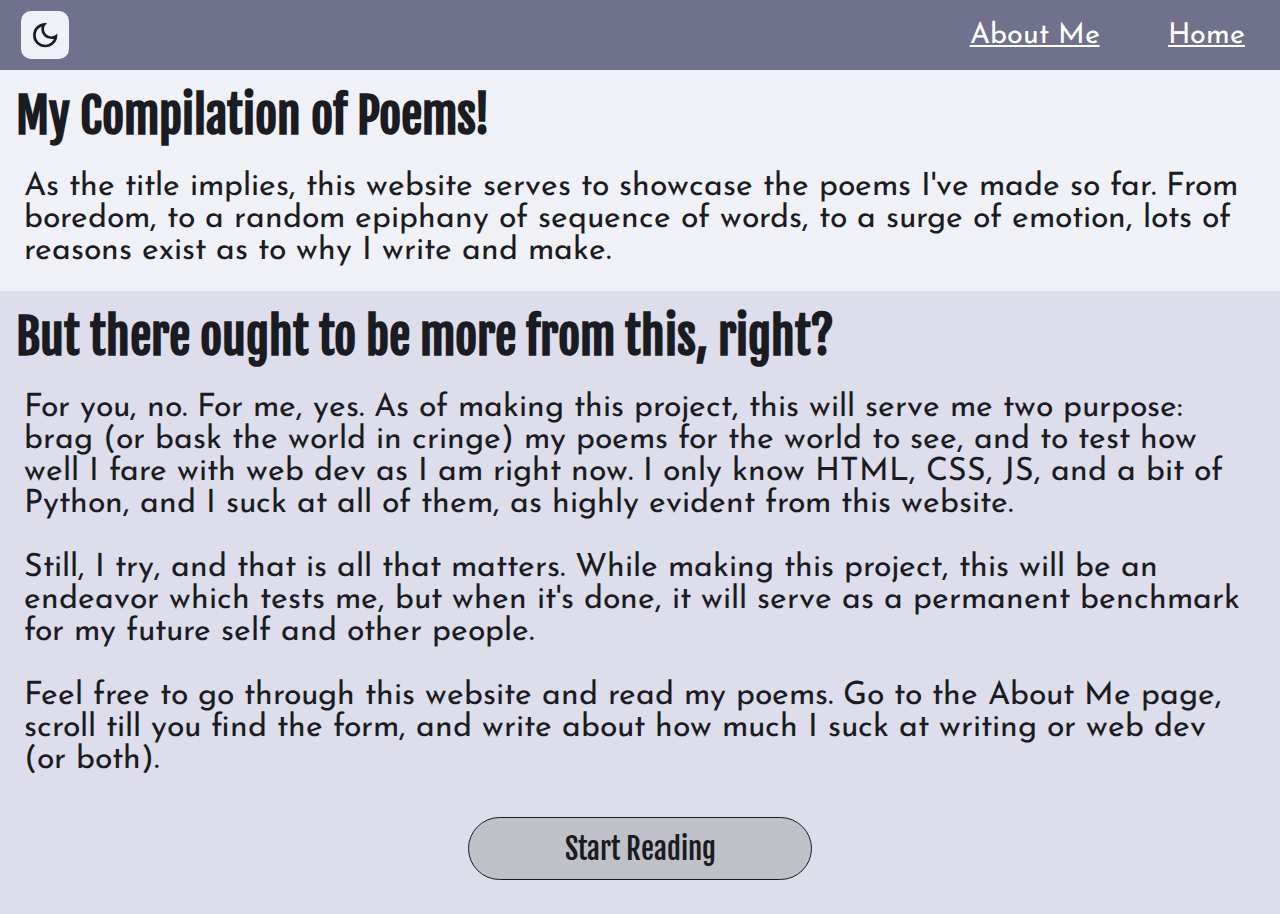
<file: index.html>
<!DOCTYPE html>
<html lang="en">
<head>
  <meta charset="UTF-8">
  <meta http-equiv="X-UA-Compatible" content="IE=Edge">
  <meta name="viewport" content="width=device-width, initial-scale=1">
  <title>Poem Repository</title>
  <link rel="stylesheet" href="style.css">
  <link rel="preconnect" href="https://fonts.googleapis.com">
  <link rel="preconnect" href="https://fonts.gstatic.com" crossorigin>
  <link href="https://fonts.googleapis.com/css2?family=Fjalla+One&family=Josefin+Sans:ital,wght@0,100..700;1,100..700&display=swap" rel="stylesheet">
  <script src="main.js" defer></script>
</head>
<body>
  <!--nav bar-->
  <nav class="navBar">
    <div class="navContain">
      <button id="darkModeBtn"><svg xmlns="http://www.w3.org/2000/svg" viewBox="0 -960 960 960"><path d="M480-120q-150 0-255-105T120-480q0-150 105-255t255-105q14 0 27.5 1t26.5 3q-41 29-65.5 75.5T444-660q0 90 63 153t153 63q55 0 101-24.5t75-65.5q2 13 3 26.5t1 27.5q0 150-105 255T480-120Zm0-80q88 0 158-48.5T740-375q-20 5-40 8t-40 3q-123 0-209.5-86.5T364-660q0-20 3-40t8-40q-78 32-126.5 102T200-480q0 116 82 198t198 82Zm-10-270Z"/></svg></button>
      <a href="aboutme/aboutme.html">About Me</a>
      <a href="index.html">Home</a>
    </div>
  </nav>
  <div class="intro">
    <h1>My Compilation of Poems!</h1>
    <p>As the title implies, this website serves to showcase  the poems I've made so far. From boredom, to a random epiphany of sequence of words, to a surge of emotion, lots of reasons exist as to why I write and make.</p>
  </div>
  <div class="content">
    <h1>But there ought to be more from this, right?</h1>
    <p>For you, no. For me, yes. As of making this project, this will serve me two purpose: brag (or bask the world in cringe) my poems for the world to see, and to test how well I fare with web dev as I am right now. I only know HTML, CSS, JS, and a bit of Python, and I suck at all of them, as highly evident from this website. <br><br> Still, I try, and that is all that matters. While making this project, this will be an endeavor which tests me, but when it's done, it will serve as a permanent benchmark for my future self and other people. <br><br> Feel free to go through this website and read my poems. Go to the About Me page, scroll till you find the form, and write about how much I suck at writing or web dev (or both).</p>
    <a id="read" href="readpoems/readpoems.html">Start Reading</a>
  </div>
</body>
</html>
</file>
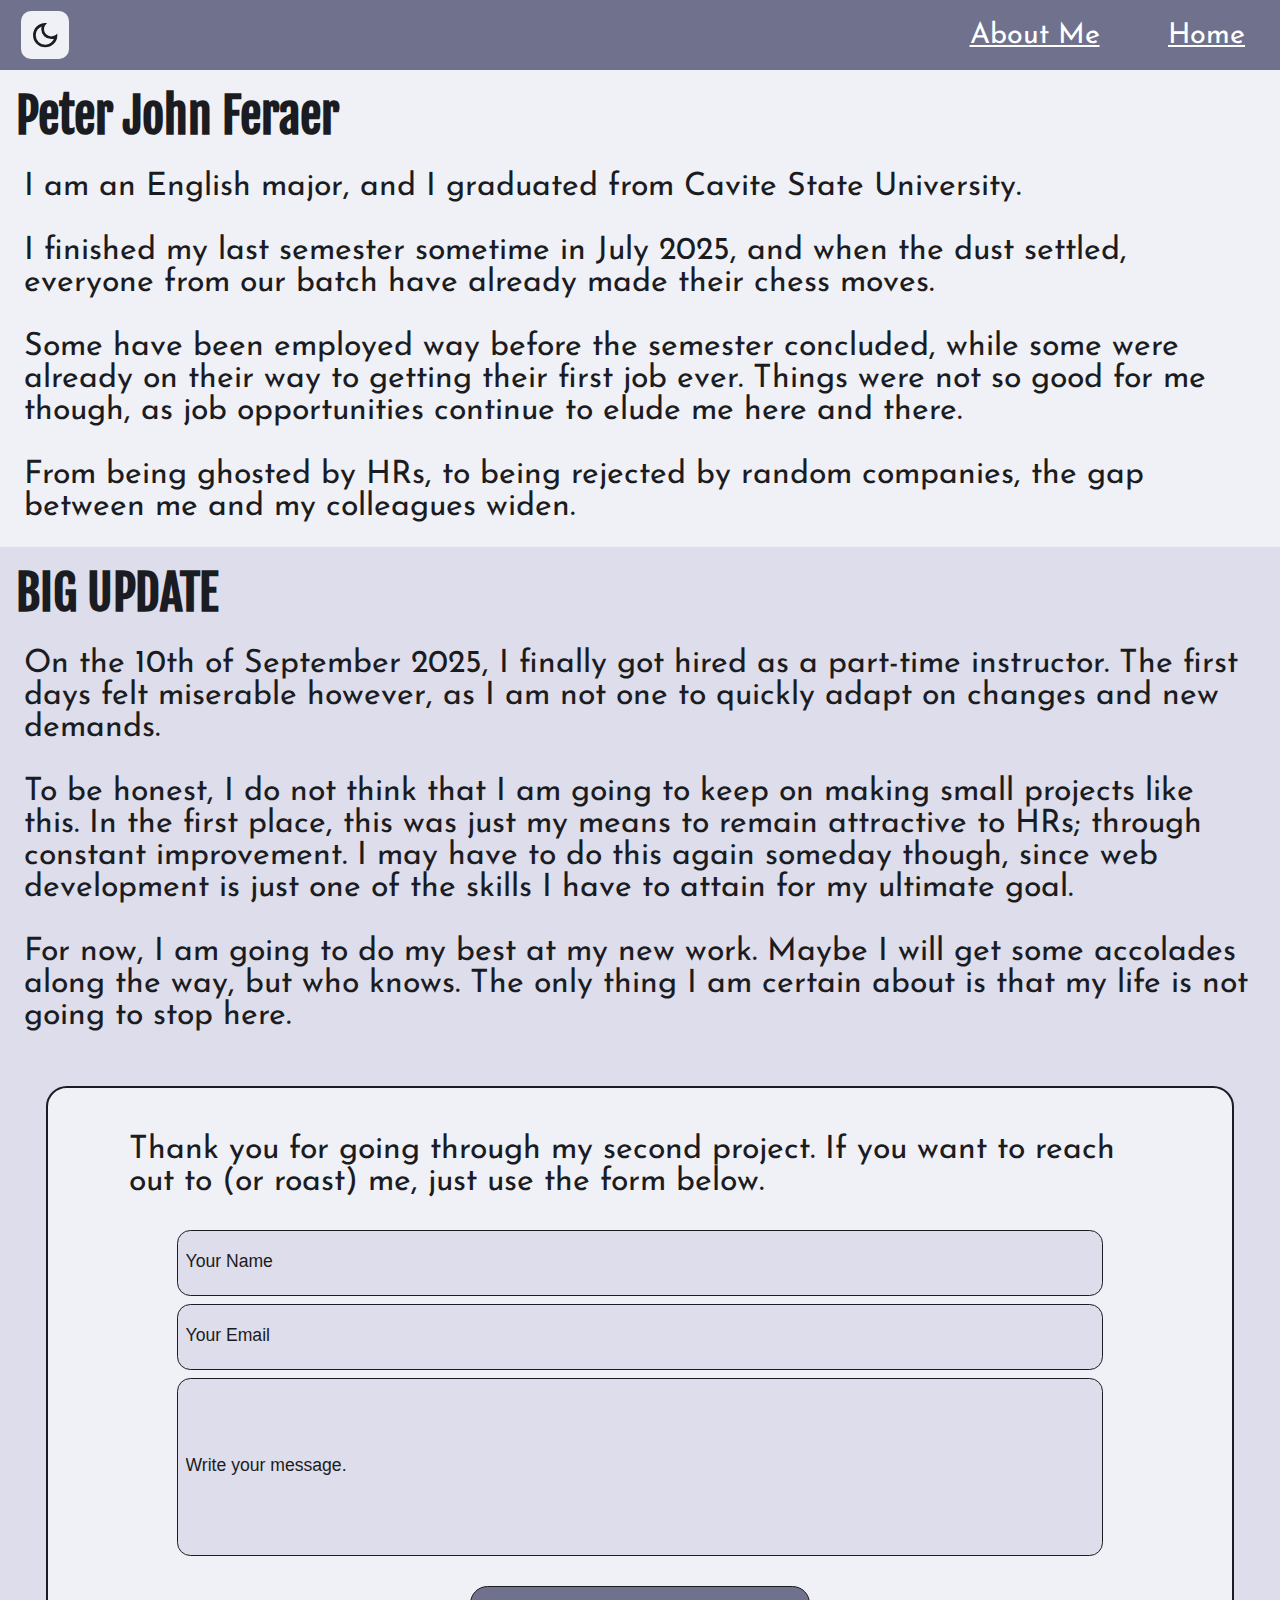
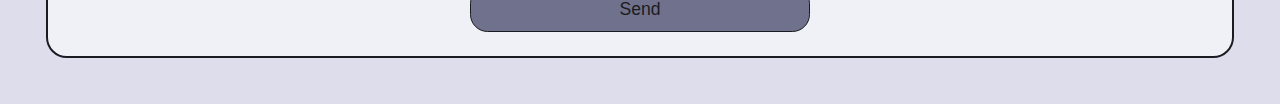
<file: aboutme/aboutme.html>
<!DOCTYPE html>
<html>
<head>
  <meta charset="UTF-8">
  <meta name="viewport" content="width=device-width, initial-scale=1">
  <title>About Me</title>
  <link rel="stylesheet" href="../aboutme/aboutme.css">
  <link rel="preconnect" href="https://fonts.googleapis.com">
  <link rel="preconnect" href="https://fonts.gstatic.com" crossorigin>
  <link href="https://fonts.googleapis.com/css2?family=Fjalla+One&family=Josefin+Sans:ital,wght@0,100..700;1,100..700&display=swap" rel="stylesheet">
</head>
  <nav class="navBar">
    <div class="navContain">
      <button id="darkModeBtn"><svg xmlns="http://www.w3.org/2000/svg" viewBox="0 -960 960 960"><path d="M480-120q-150 0-255-105T120-480q0-150 105-255t255-105q14 0 27.5 1t26.5 3q-41 29-65.5 75.5T444-660q0 90 63 153t153 63q55 0 101-24.5t75-65.5q2 13 3 26.5t1 27.5q0 150-105 255T480-120Zm0-80q88 0 158-48.5T740-375q-20 5-40 8t-40 3q-123 0-209.5-86.5T364-660q0-20 3-40t8-40q-78 32-126.5 102T200-480q0 116 82 198t198 82Zm-10-270Z"/></svg></button>
      <a href="../aboutme/aboutme.html">About Me</a>
      <a href="../index.html">Home</a>
      <script src="../aboutme/aboutme.js" defer></script>
    </div>
  </nav>
<body>
  <div class="soMe">
    <h1>Peter John Feraer</h1>
    <p>I am an English major, and I graduated from Cavite State University. <br><br>I finished my last semester sometime in July 2025, and when the dust settled, everyone from our batch have already made their chess moves. <br><br>Some have been employed way before the semester concluded, while some were already on their way to getting their first job ever. Things were not so good for me though, as job opportunities continue to elude me here and there. <br><br>From being ghosted by HRs, to being rejected by random companies, the gap between me and my colleagues widen.</p>
  </div>
  <div class="more">
    <h1>BIG UPDATE</h1>
    <p>On the 10th of September 2025, I finally got hired as a part-time instructor. The first days felt miserable however, as I am not one to quickly adapt on changes and new demands. <br><br> To be honest, I do not think that I am going to keep on making small projects like this. In the first place, this was just my means to remain attractive to HRs; through constant improvement. I may have to do this again someday though, since web development is just one of the skills I have to attain for my ultimate goal.<br><br>For now, I am going to do my best at my new work. Maybe I will get some accolades along the way, but who knows. The only thing I am certain about is that my life is not going to stop here.</p>
    <div class="formBox">
      <p>Thank you for going through my second project. If you want to reach out to (or roast) me, just use the form below.</p>
        <form action="" method="post">
          <input type="text" name="name" id="name" placeholder="Your Name" required>
          <input type="text" name="email" id="email" placeholder="Your Email" required>
          <input type="text" name="message" id="message" placeholder="Write your message."required>
          <input type="text" name="_gotcha" style="display:none">
          <button type="Submit" id="submitBtn">Send</button>
      </form>
    </div>
  </div>
</body>
</html>
</file>
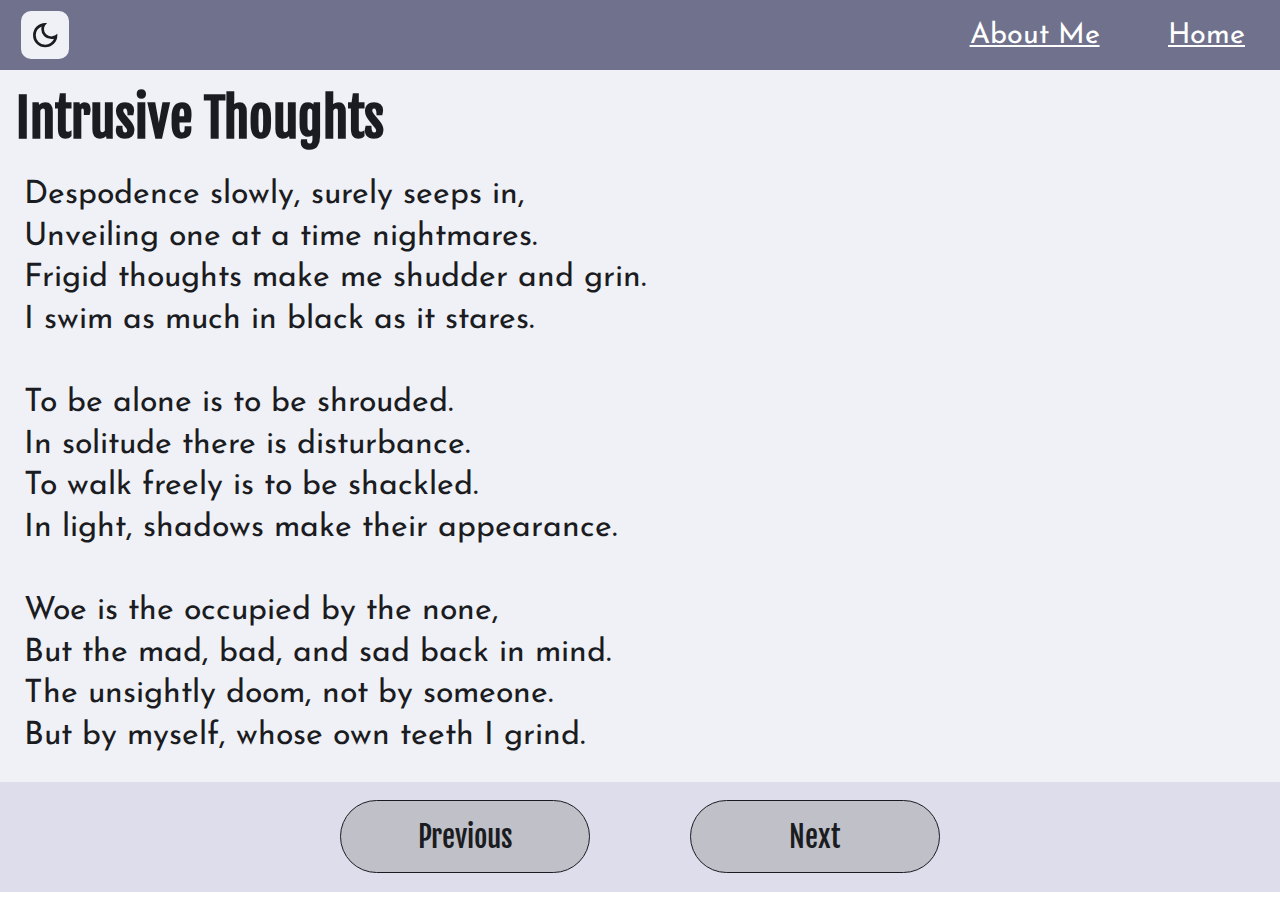
<file: readpoems/readpoems.html>
<!DOCTYPE html>
<html>
<head>
  <meta charset="UTF-8">
  <meta name="viewport" content="width=device-width, initial-scale=1">
  <title>Read my Poems</title>
  <link rel="stylesheet" href="../readpoems/readpoems.css">
  <link rel="preconnect" href="https://fonts.googleapis.com">
  <link rel="preconnect" href="https://fonts.gstatic.com" crossorigin>
  <link href="https://fonts.googleapis.com/css2?family=Fjalla+One&family=Josefin+Sans:ital,wght@0,100..700;1,100..700&display=swap" rel="stylesheet">
  <script src="../readpoems/readpoems.js" defer></script>
</head>
<body>
    <nav class="navBar">
    <div class="navContain">
      <button id="darkModeBtn"><svg xmlns="http://www.w3.org/2000/svg" viewBox="0 -960 960 960"><path d="M480-120q-150 0-255-105T120-480q0-150 105-255t255-105q14 0 27.5 1t26.5 3q-41 29-65.5 75.5T444-660q0 90 63 153t153 63q55 0 101-24.5t75-65.5q2 13 3 26.5t1 27.5q0 150-105 255T480-120Zm0-80q88 0 158-48.5T740-375q-20 5-40 8t-40 3q-123 0-209.5-86.5T364-660q0-20 3-40t8-40q-78 32-126.5 102T200-480q0 116 82 198t198 82Zm-10-270Z"/></svg></button>
      <a href="../aboutme/aboutme.html">About Me</a>
      <a href="../index.html">Home</a>
    </div>
  </nav>
  <div class="poemContainer">
    <h1 id="poemTitle"></h1>
    <p id="thePoem"></p>
  </div>
  <div class="moveButtons">
    <button id="prevPoem">Previous</button>
    <button id="nextPoem">Next</button>
  </div>
</body>
</html>
</file>
<file: style.css>
:root {
    --bodyBG: #F0F1F7;
    --body2ndBG: #DDDDEB;
    --textColor: #1B1C21;
    --navBarColor: #70728D;
    --readBtn: #BFC0C8;
}
.darkMode {
    --bodyBG: #676A84;
    --body2ndBG: #1B1C21;
    --textColor: #F0F1F7;
    --navBarColor: #1B1C21;
    --readBtn: #757794;
}

* {
    margin: 0;
    padding: 0;
}
body {
    height: auto;
}
.navBar {
    background-color: var(--navBarColor);
    height: auto;
    padding: 0.5rem;
    top: 0;
    position: sticky;
}
.navContain {
    display: flex;
    justify-content: flex-end;
    align-items: center;
}
.navContain a {
    font-family: "Josefin Sans", "Arial", sans-serif;
    font-size: 1.4rem;
    color: white;
    margin-right: 0.5em;
    cursor: pointer;
}
.navContain a:active {
    color: #5B66DA;
}
#darkModeBtn {
    border-radius: 10px;
    background-color: var(--bodyBG);
    border: solid var(--bodyBG);
    margin-right: auto;
    margin-left: 1em;
    padding: 0.3rem;
    cursor: pointer;
    height: 2.4rem;
    width: 2.4rem;
}
#darkModeBtn svg {
    fill: var(--textColor);
}
#darkModeBtn:active {
    background-color: #AFB2E4;
}

.intro {
    padding: 0.5em;
    background-color: var(--bodyBG);
}
.content {
    padding: 0.5em;
    background-color: var(--body2ndBG);
    display: grid;
    grid-template-columns: 1fr;
}
.intro h1, .content h1 {
    padding: 0.5rem;
    color: var(--textColor);
    font-family: "Fjalla One", "Lucida Grande", sans-serif;
    font-size: 2rem;
    animation-name: wow;
    animation-duration: 1s;
    animation-iteration-count: 1;
}
.intro p, .content p {
    padding: 0.5rem;
    color: var(--textColor);
    font-family: "Josefin Sans", "Arial", sans-serif;
    font-size: 1.4rem;
    animation-name: wow;
    animation-duration: 1s;
    animation-iteration-count: 1;
}

#read {
    font-family: "Fjalla One", "Lucida Grande", sans-serif;
    font-size: 1.8rem;
    color: var(--textColor);
    padding: 0.5rem;
    text-align: center;
    margin: 2% auto 2% auto;
    list-style-type: none;
    text-decoration: none;
    width: 50%;
    border: solid var(--textColor) 1.5px;
    background-color: var(--readBtn);
    border-radius: 3rem;
    cursor: pointer;
}
#read:active {
    background-color: #AFB2E4;
}

@keyframes wow {
    from {
        transform: translateX(-5%);
        opacity: 0;
    }
    to {
        opacity: 1;
    }
}

@media (min-width: 768px) {
    .navContain a {
        font-size: 1.8rem;
        padding: 1%;
    }
    .navContain a:nth-child(2) {
        margin-right: 1.5em;
    }
    #darkModeBtn {
        height: 3rem;
        width: 3rem;
    }
    .intro h1, .content h1 {
        font-size: 3rem;
    }
    .intro p, .content p {
        font-size: 2rem;
        padding: 1.3%;
    }
    #read {
        width: 25%;
        font-size: 1.8rem;
        padding: 1%;
    }
}
</file>
<file: aboutme/aboutme.css>
:root {
    --bodyBG: #F0F1F7;
    --body2ndBG: #DDDDEB;
    --textColor: #1B1C21;
    --navBarColor: #70728D;
}
.darkMode {
    --bodyBG: #676A84;
    --body2ndBG: #1B1C21;
    --textColor: #F0F1F7;
    --navBarColor: #1B1C21;
}

* {
    margin: 0;
    padding: 0;
}
body {
    height: auto;
}
.navBar {
    background-color: var(--navBarColor);
    height: auto;
    padding: 0.5rem;
    top: 0;
    position: sticky;
}
.navContain {
    display: flex;
    justify-content: flex-end;
    align-items: center;
}
.navContain a {
    font-family: "Josefin Sans", "Arial", sans-serif;
    font-size: 1.4rem;
    color: white;
    margin-right: 0.5em;
    cursor: pointer;
}
.navContain a:active {
    color: #5B66DA;
}
#darkModeBtn {
    border-radius: 10px;
    background-color: var(--bodyBG);
    border: solid var(--bodyBG);
    margin-right: auto;
    margin-left: 1em;
    padding: 0.3rem;
    cursor: pointer;
    height: 2.4rem;
    width: 2.4rem;
}
#darkModeBtn svg {
    fill: var(--textColor);
}
#darkModeBtn:active {
    background-color: #AFB2E4;
}
.soMe {
    padding: 0.5em;
    background-color: var(--bodyBG);
}
.more {
    padding: 0.5em;
    background-color: var(--body2ndBG);

}
.soMe h1, .more h1 {
    padding: 0.5rem;
    color: var(--textColor);
    font-family: "Fjalla One", "Lucida Grande", sans-serif;
    font-size: 2rem;
    animation-name: wow;
    animation-duration: 1s;
    animation-iteration-count: 1;
}
.soMe p, .more p{
    padding: 0.5rem;
    color: var(--textColor);
    font-family: "Josefin Sans", "Arial", sans-serif;
    font-size: 1.4rem;
    animation-name: wow;
    animation-duration: 1s;
    animation-iteration-count: 1;
}

.formBox {
    display: flex;
    flex-direction: column;
    padding: 0.5rem;
    margin: 3%;
    border: solid var(--textColor) 2px;
    border-radius: 1.3rem;
    background-color: var(--bodyBG);
}
form {
    display: flex;
    flex-direction: column;
    align-items: center;
    margin: 1rem;
    gap: 0.5rem;
}
#name, #email, #message {
    padding: 0.5rem;
    width: 80%;
    border: solid var(--textColor) 1px;
    border-radius: 1em;
    background-color: var(--body2ndBG);
}
#name::placeholder, #email::placeholder, #message::placeholder {
    color: var(--textColor);
}

#message {
    height: 3.5rem;
}
#submitBtn {
    padding: 0.5rem;
    width: 65%;
    border-radius: 1em;
    border: solid var(--textColor) 1px;
    background-color: var(--navBarColor);
    color: var(--textColor);
    margin-top: 2%;
}
@keyframes wow {
    from {
        transform: translateX(-5%);
        opacity: 0;
    }
    to {
        opacity: 1;
    }
}

@media (min-width: 768px) {
    .navContain a {
        font-size: 1.8rem;
        padding: 1%;
    }
    .navContain a:nth-child(2) {
        margin-right: 1.5em;
    }
    #darkModeBtn {
        height: 3rem;
        width: 3rem;
    }
    .soMe h1, .more h1 {
        font-size: 3rem;
    }
    .soMe p, .more p {
        font-size: 2rem;
        padding: 1.3%;
    }
    #name::placeholder, #email::placeholder, #message::placeholder {
        font-size: 1.1rem;
        padding-right: 3%;
    }
    #name, #email {
        height: 3rem;
    }
    #message {
        height: 10rem;
    }
    #submitBtn {
        font-size: 1.1rem;
        padding: 1%;
        width: 30%;
    }
    .formBox p {
        margin: 2% 5% auto 5%;
    }
}
</file>
<file: readpoems/readpoems.css>
:root {
    --bodyBG: #F0F1F7;
    --body2ndBG: #DDDDEB;
    --textColor: #1B1C21;
    --navBarColor: #70728D;
    --moveBtn: #BFC0C8;
}
.darkMode {
    --bodyBG: #676A84;
    --body2ndBG: #1B1C21;
    --textColor: #F0F1F7;
    --navBarColor: #1B1C21;
    --moveBtn: #757794;
}

* {
    margin: 0;
    padding: 0;
}
body {
    height: auto;
}
.navBar {
    background-color: var(--navBarColor);
    width: auto;
    height: auto;
    padding: 0.5rem;
    top: 0;
    position: sticky;
}
.navContain {
    display: flex;
    justify-content: flex-end;
    align-items: center;
}
.navContain a {
    font-family: "Josefin Sans", "Arial", sans-serif;
    font-size: 1.4rem;
    color: white;
    margin-right: 0.5em;
    cursor: pointer;
}
.navContain a:active {
    color: #5B66DA;
}
#darkModeBtn {
    border-radius: 10px;
    background-color: var(--bodyBG);
    border: solid var(--bodyBG);
    margin-right: auto;
    margin-left: 1em;
    padding: 0.3rem;
    cursor: pointer;
    height: 2.4rem;
    width: 2.4rem;
}
#darkModeBtn svg {
    fill: var(--textColor);
}
#darkModeBtn:active {
    background-color: #AFB2E4;
}
.poemContainer {
    height: auto;
    background-color: var(--bodyBG);
    display: flex;
    flex-direction: column;
    flex-wrap: wrap;
    width: auto;
    overflow: wrap;
    padding: 0.5rem;
    word-wrap: break-word;
    white-space: pre-wrap;
    word-break: break-word;
}
.moveButtons {
    display: flex;
    justify-content: center;
    padding: 0.5rem;
    gap: 1rem;
    background-color: var(--body2ndBG);
    width: auto;
}
#prevPoem, #nextPoem {
    font-family: "Fjalla One", "Lucida Grande", sans-serif;
    font-size: 1.6rem;
    color: var(--textColor);
    padding: 0.5rem;
    margin-top: 5%;
    margin-bottom: 5%;
    background-color: var(--moveBtn);
    border-radius: 3rem;
    border: solid var(--textColor) 1.5px;
}
#poemTitle {
    padding: 0.5rem;
    color: var(--textColor);
    font-family: "Fjalla One", "Lucida Grande", sans-serif;
    font-size: 2rem;
    animation-name: wow;
    animation-duration: 1s;
    animation-iteration-count: 1;
}
#thePoem {
    padding: 0.5rem;
    color: var(--textColor);
    font-family: "Josefin Sans", "Arial", sans-serif;
    font-size: 1.4rem;
    animation-name: wow;
    animation-duration: 1s;
    animation-iteration-count: 1;
    line-height: 130%;
}

@keyframes wow {
    from {
        transform: translateX(-5%);
        opacity: 0;
    }
    to {
        opacity: 1;
    }
}

@media (min-width: 768px) {
    .navContain a {
        font-size: 1.8rem;
        padding: 1%;
    }
    .navContain a:nth-child(2) {
        margin-right: 1.5em;
    }
    #darkModeBtn {
        height: 3rem;
        width: 3rem;
    }
    #poemTitle {
        font-size: 3.2rem;
    }
    #thePoem {
        font-size: 2rem;
        padding: 1rem;
    }
    .moveButtons {
        height: 5%;
        padding: 0 1rem;
        gap: 8%;
    }
    #prevPoem, #nextPoem {
        font-size: 1.8rem;
        padding: 1.1rem;
        margin-top: 1.5%;
        margin-bottom: 1.5%;
        width: 20%;
    }
}
</file>
